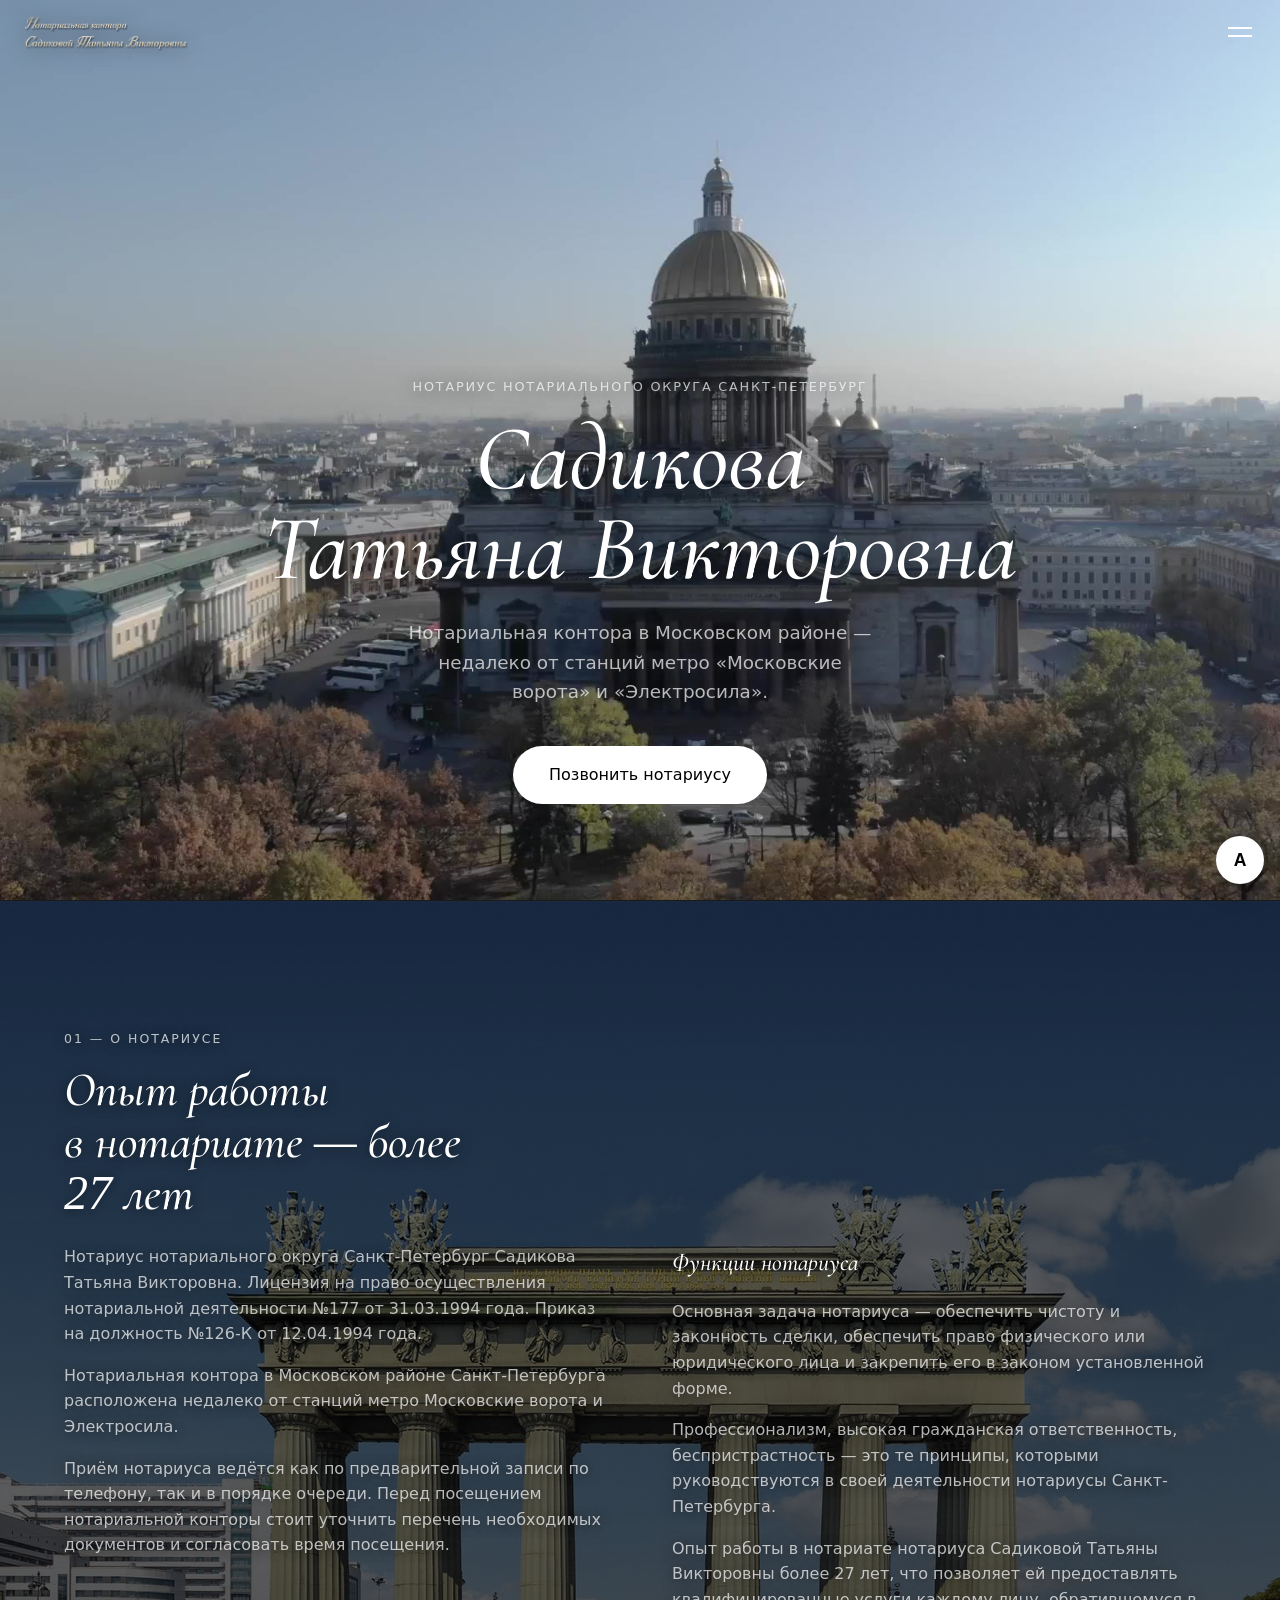
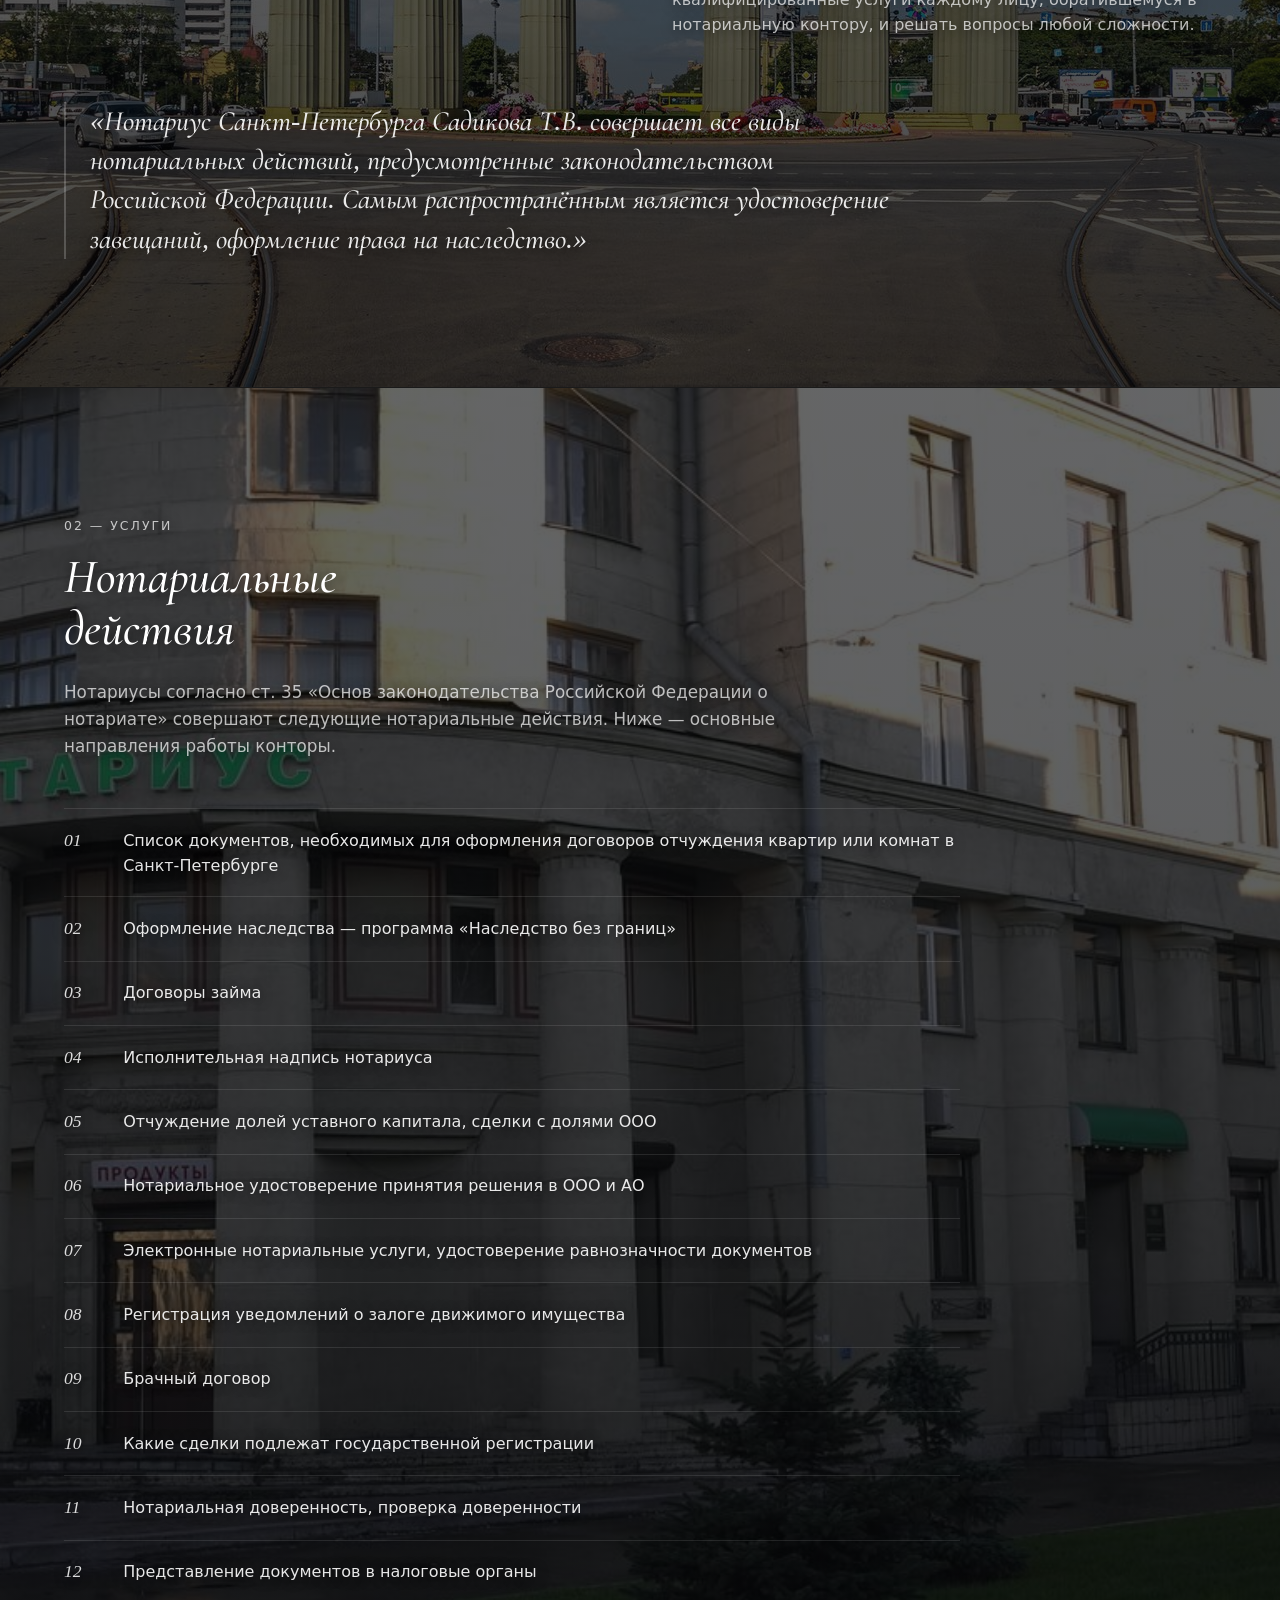
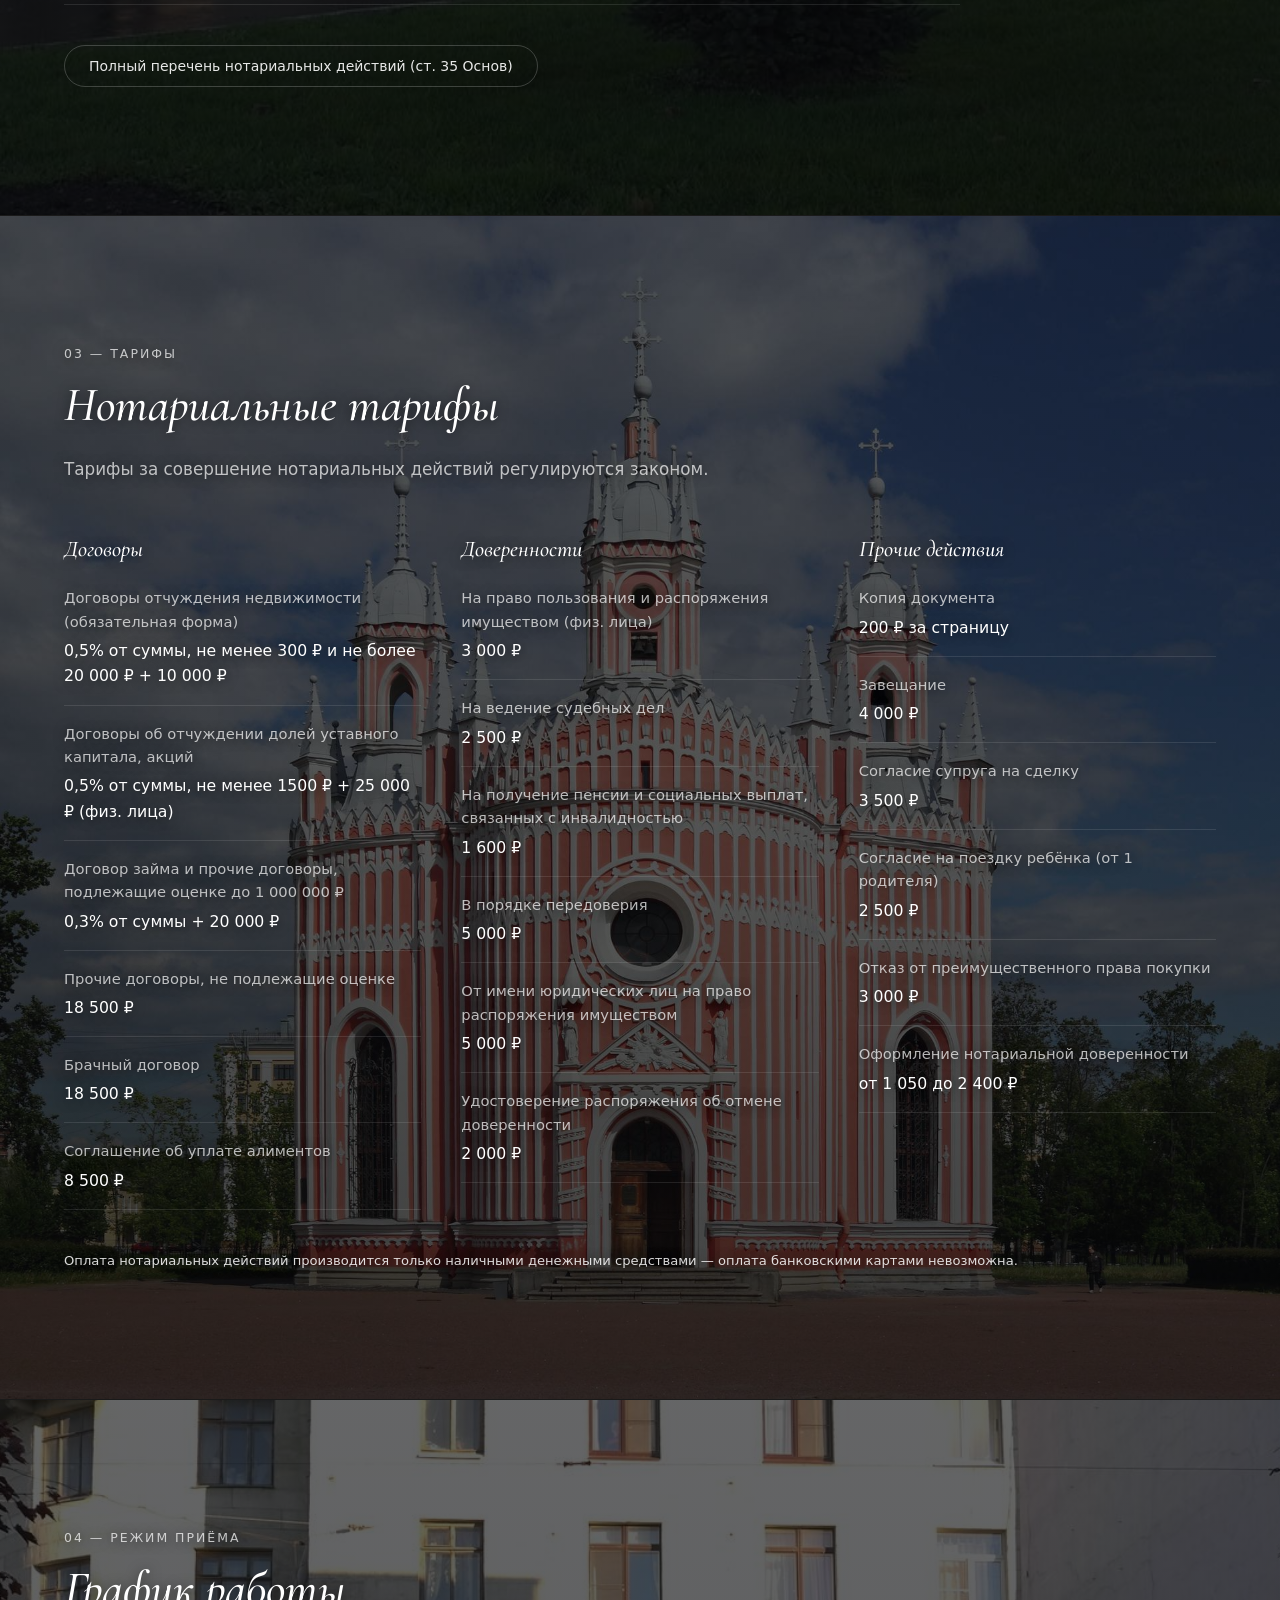
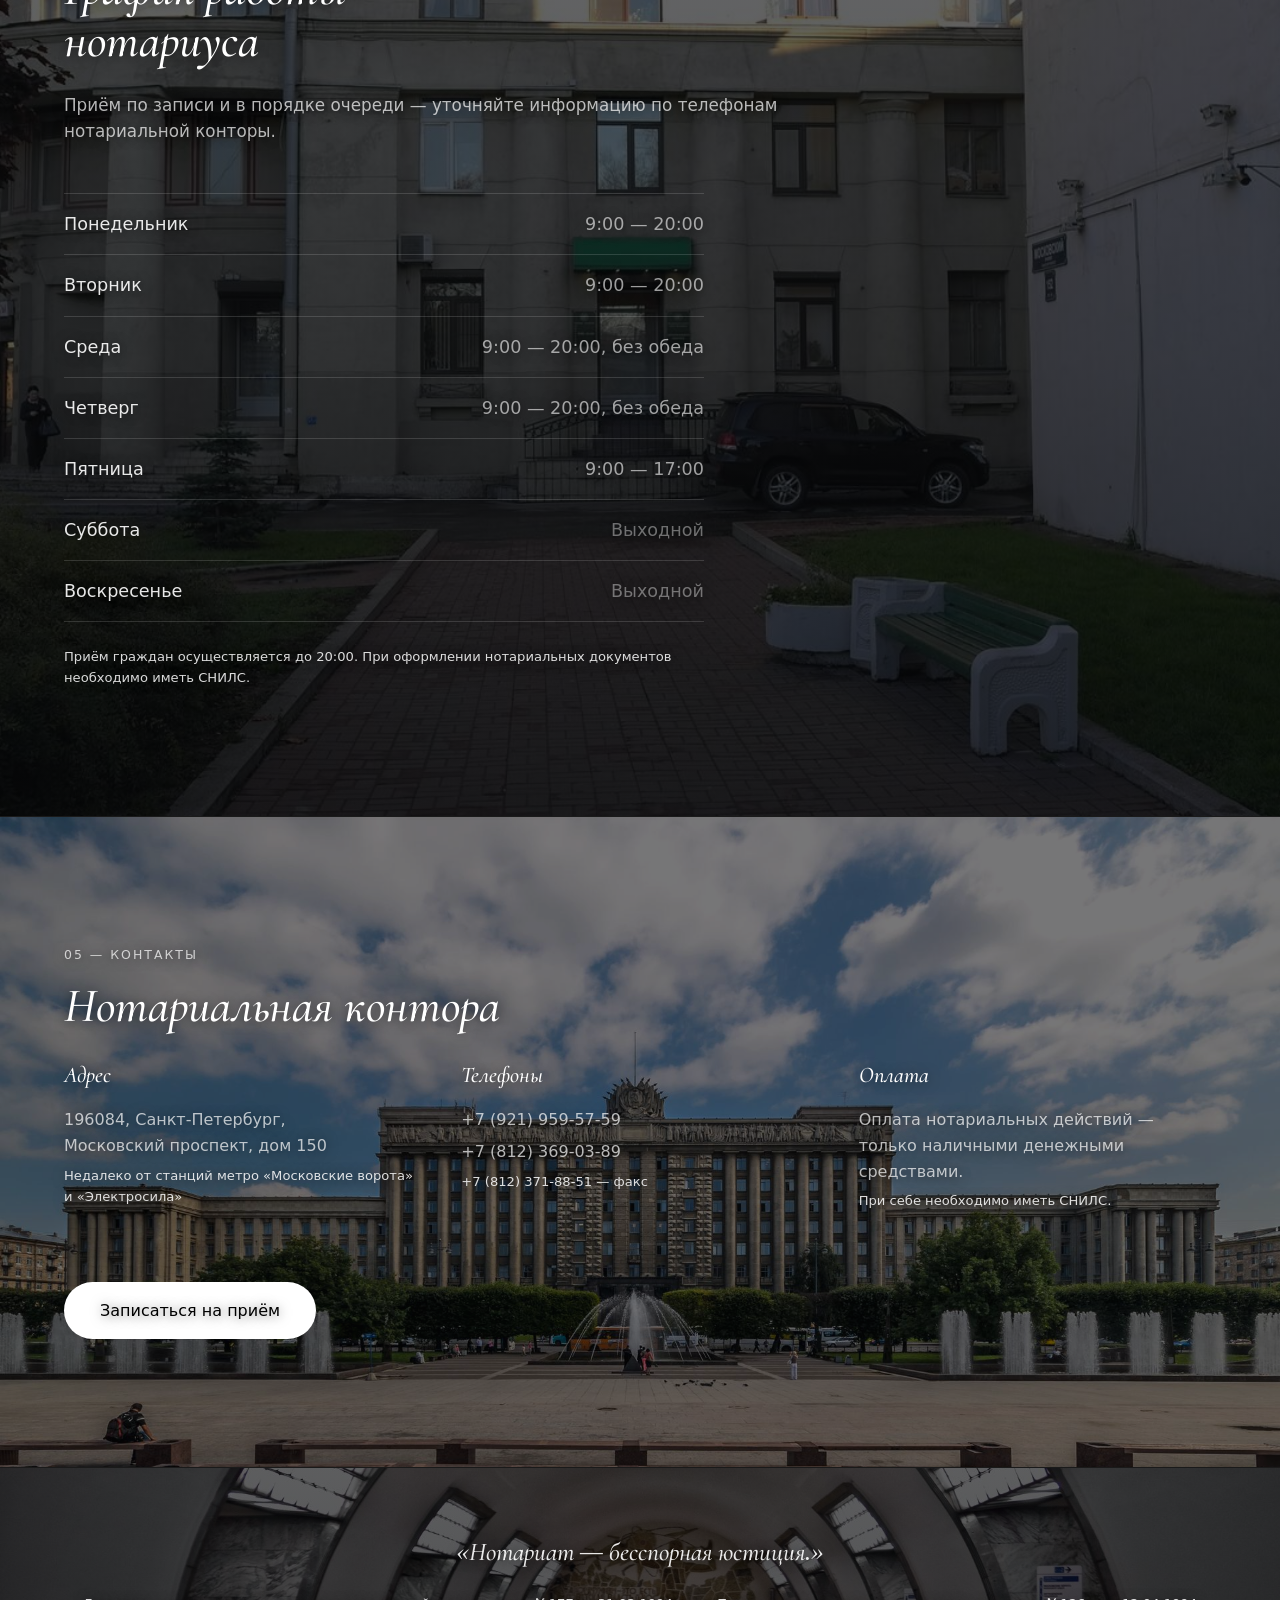
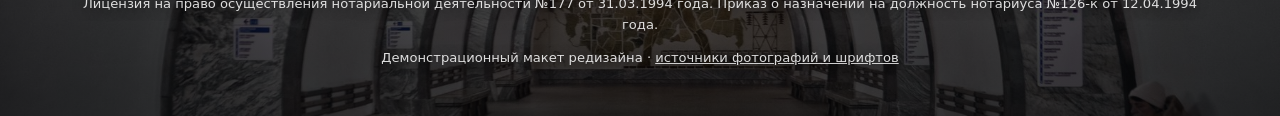
<file: index.html>
<!doctype html>
<html lang="ru">
<head>
<meta charset="UTF-8" />
<meta name="viewport" content="width=device-width, initial-scale=1.0" />
<title>Садикова Татьяна Викторовна — нотариус, Санкт-Петербург, Московский район</title>
<meta name="description" content="Нотариус нотариального округа Санкт-Петербург Садикова Татьяна Викторовна. Московский район, недалеко от станций метро Московские ворота и Электросила. Опыт работы в нотариате более 27 лет." />
<meta name="robots" content="noindex" />
<link rel="icon" type="image/png" sizes="16x16" href="favicon-16.png" />
<link rel="icon" type="image/png" sizes="32x32" href="favicon-32.png" />
<link rel="icon" type="image/png" sizes="48x48" href="favicon-48.png" />
<link rel="apple-touch-icon" href="favicon-180.png" />
<link rel="stylesheet" href="styles.css" />
</head>
<body>
<a class="skip-link" href="#main">Перейти к основному содержанию</a>

<nav class="nav" id="nav">
  <div class="nav-inner">
    <a class="logo" href="#hero" aria-label="Нотариус Садикова Т.В. — на главную">
      <img src="img/logo-sadikova.png" alt="Нотариальная контора" class="logo-img" width="353" height="81" />
    </a>

    <button class="nav-pill" id="navPill" type="button" aria-haspopup="true" aria-expanded="false">
      <span id="navPillLabel">Навигация</span>
    </button>

    <div class="nav-mark" aria-hidden="true">§</div>

    <button class="hamburger" id="hamburger" type="button" aria-label="Открыть меню" aria-expanded="false">
      <span></span>
      <span></span>
    </button>
  </div>
</nav>

<div class="overlay" id="overlay" role="dialog" aria-modal="true" aria-label="Навигация по сайту">
  <div class="overlay-links">
    <a href="#hero">Главная</a>
    <a href="#about">О нотариусе</a>
    <a href="#services">Услуги</a>
    <a href="#tariffs">Тарифы</a>
    <a href="#schedule">Режим приёма</a>
    <a href="#contacts">Контакты</a>
  </div>
</div>

<main id="main">

  <section class="hero" id="hero">
    <div class="hero-img-wrap">
      <video
        class="hero-video"
        id="heroVideo"
        poster="img/hero-poster.jpg"
        muted
        loop
        playsinline
        preload="auto"
        aria-hidden="true">
        <source src="img/hero-video-mobile.mp4" type="video/mp4" media="(max-width: 768px)" />
        <source src="img/hero-video.mp4" type="video/mp4" />
        <img src="img/hero-poster.jpg" alt="Панорама Санкт-Петербурга с высоты птичьего полёта" class="hero-img" />
      </video>
    </div>

    <div class="hero-content">
      <p class="hero-eyebrow">Нотариус нотариального округа Санкт-Петербург</p>
      <h1 class="font-serif">Садикова<br class="hero-br" /> Татьяна Викторовна</h1>
      <p class="hero-sub">Нотариальная контора в Московском районе — недалеко от станций метро «Московские ворота» и «Электросила».</p>
      <a class="cta" href="tel:+78123690389">Позвонить нотариусу</a>
    </div>
  </section>

  <section class="section about" id="about">
    <div class="section-bg" aria-hidden="true">
      <picture>
        <source media="(max-width: 768px)" srcset="img/section-vorota-900.jpg" />
        <img src="img/section-vorota.jpg" alt="" loading="eager" decoding="async" />
      </picture>
    </div>
    <div class="container">
      <p class="section-kicker">01 — О нотариусе</p>
      <h2 class="font-serif section-title">Опыт работы в&nbsp;нотариате — более 27&nbsp;лет</h2>

      <div class="about-grid">
        <div class="about-text reveal">
          <p>Нотариус нотариального округа Санкт-Петербург Садикова Татьяна Викторовна. Лицензия на право осуществления нотариальной деятельности №177 от 31.03.1994 года. Приказ на должность №126-К от 12.04.1994 года.</p>
          <p>Нотариальная контора в Московском районе Санкт-Петербурга расположена недалеко от станций метро Московские ворота и Электросила.</p>
          <p>Приём нотариуса ведётся как по предварительной записи по телефону, так и в порядке очереди. Перед посещением нотариальной конторы стоит уточнить перечень необходимых документов и согласовать время посещения.</p>
        </div>
        <div class="about-text reveal">
          <h3 class="font-serif">Функции нотариуса</h3>
          <p>Основная задача нотариуса — обеспечить чистоту и законность сделки, обеспечить право физического или юридического лица и закрепить его в законом установленной форме.</p>
          <p>Профессионализм, высокая гражданская ответственность, беспристрастность — это те принципы, которыми руководствуются в своей деятельности нотариусы Санкт-Петербурга.</p>
          <p>Опыт работы в нотариате нотариуса Садиковой Татьяны Викторовны более 27 лет, что позволяет ей предоставлять квалифицированные услуги каждому лицу, обратившемуся в нотариальную контору, и решать вопросы любой сложности.</p>
        </div>
      </div>

      <div class="about-quote reveal">
        <p class="font-serif">«Нотариус Санкт-Петербурга Садикова Т.В. совершает все виды нотариальных действий, предусмотренные законодательством Российской Федерации. Самым распространённым является удостоверение завещаний, оформление права на наследство.»</p>
      </div>
    </div>
  </section>

  <section class="section services" id="services">
    <div class="section-bg" aria-hidden="true">
      <picture>
        <source media="(max-width: 768px)" srcset="img/section-office-sign-900.jpg" />
        <img src="img/section-office-sign.jpg" alt="" loading="lazy" decoding="async" />
      </picture>
    </div>
    <div class="container">
      <p class="section-kicker">02 — Услуги</p>
      <h2 class="font-serif section-title">Нотариальные действия</h2>
      <p class="section-lead">Нотариусы согласно ст. 35 «Основ законодательства Российской Федерации о нотариате» совершают следующие нотариальные действия. Ниже — основные направления работы конторы.</p>

      <ol class="service-list">
        <li class="reveal"><span class="service-num font-serif">01</span><span>Список документов, необходимых для оформления договоров отчуждения квартир или комнат в Санкт-Петербурге</span></li>
        <li class="reveal"><span class="service-num font-serif">02</span><span>Оформление наследства — программа «Наследство без границ»</span></li>
        <li class="reveal"><span class="service-num font-serif">03</span><span>Договоры займа</span></li>
        <li class="reveal"><span class="service-num font-serif">04</span><span>Исполнительная надпись нотариуса</span></li>
        <li class="reveal"><span class="service-num font-serif">05</span><span>Отчуждение долей уставного капитала, сделки с долями ООО</span></li>
        <li class="reveal"><span class="service-num font-serif">06</span><span>Нотариальное удостоверение принятия решения в ООО и АО</span></li>
        <li class="reveal"><span class="service-num font-serif">07</span><span>Электронные нотариальные услуги, удостоверение равнозначности документов</span></li>
        <li class="reveal"><span class="service-num font-serif">08</span><span>Регистрация уведомлений о залоге движимого имущества</span></li>
        <li class="reveal"><span class="service-num font-serif">09</span><span>Брачный договор</span></li>
        <li class="reveal"><span class="service-num font-serif">10</span><span>Какие сделки подлежат государственной регистрации</span></li>
        <li class="reveal"><span class="service-num font-serif">11</span><span>Нотариальная доверенность, проверка доверенности</span></li>
        <li class="reveal"><span class="service-num font-serif">12</span><span>Представление документов в налоговые органы</span></li>
      </ol>

      <button class="text-toggle" id="fullListToggle" type="button" aria-expanded="false" aria-controls="fullList">Полный перечень нотариальных действий (ст. 35 Основ)</button>
      <div class="full-list" id="fullList" hidden>
        <ol class="full-list-ol">
          <li>удостоверяют сделки</li>
          <li>выдают свидетельства о праве собственности на долю в общем имуществе супругов</li>
          <li>налагают и снимают запрещения отчуждения имущества</li>
          <li>свидетельствуют верность копий документов и выписок из них</li>
          <li>свидетельствуют подлинность подписи на документах</li>
          <li>свидетельствуют верность перевода документов с одного языка на другой</li>
          <li>удостоверяют факт нахождения гражданина в живых</li>
          <li>удостоверяют факт нахождения гражданина в определённом месте</li>
          <li>удостоверяют тождественность гражданина с лицом, изображённым на фотографии</li>
          <li>удостоверяют время предъявления документов</li>
          <li>передают заявления и (или) иные документы физических и юридических лиц другим физическим и юридическим лицам</li>
          <li>принимают в депозит денежные суммы и ценные бумаги</li>
          <li>совершают исполнительные надписи</li>
          <li>совершают протесты векселей</li>
          <li>предъявляют чеки к платежу и удостоверяют неоплату чеков</li>
          <li>принимают на хранение документы</li>
          <li>совершают морские протесты</li>
          <li>обеспечивают доказательства</li>
          <li>удостоверяют сведения о лицах в случаях, предусмотренных законодательством Российской Федерации</li>
          <li>регистрируют уведомления о залоге движимого имущества</li>
          <li>выдают выписки из реестра уведомлений о залоге движимого имущества</li>
          <li>выдают дубликаты нотариальных свидетельств, исполнительных надписей и дубликаты документов, выражающих содержание нотариально удостоверенных сделок</li>
          <li>удостоверяют равнозначность электронного документа документу на бумажном носителе</li>
          <li>удостоверяют равнозначность документа на бумажном носителе электронному документу</li>
          <li>удостоверяют тождественность собственноручной подписи инвалида по зрению с факсимильным воспроизведением его собственноручной подписи</li>
          <li>выдают свидетельства о праве на наследство</li>
          <li>принимают меры по охране наследственного имущества</li>
          <li>удостоверяют решения органов управления юридических лиц</li>
          <li>представляют документы на государственную регистрацию юридических лиц и индивидуальных предпринимателей</li>
          <li>вносят сведения в реестр списков участников обществ с ограниченной ответственностью единой информационной системы нотариата</li>
          <li value="32">выдают выписки из реестра списков участников обществ с ограниченной ответственностью единой информационной системы нотариата</li>
        </ol>
        <p class="fine-print">Нумерация приведена по официальному перечню сайта: пункт 31 в исходном перечне отсутствует.</p>
      </div>
    </div>
  </section>

  <section class="section tariffs" id="tariffs">
    <div class="section-bg" aria-hidden="true">
      <picture>
        <source media="(max-width: 768px)" srcset="img/section-chesme-900.jpg" />
        <img src="img/section-chesme.jpg" alt="" loading="lazy" decoding="async" />
      </picture>
    </div>
    <div class="container">
      <p class="section-kicker">03 — Тарифы</p>
      <h2 class="font-serif section-title">Нотариальные тарифы</h2>
      <p class="section-lead">Тарифы за совершение нотариальных действий регулируются законом.</p>

      <div class="tariff-columns">
        <div class="tariff-col reveal">
          <h3 class="font-serif">Договоры</h3>
          <ul class="tariff-list">
            <li><span>Договоры отчуждения недвижимости (обязательная форма)</span><span class="price">0,5% от суммы, не менее 300 ₽ и не более 20 000 ₽ + 10 000 ₽</span></li>
            <li><span>Договоры об отчуждении долей уставного капитала, акций</span><span class="price">0,5% от суммы, не менее 1500 ₽ + 25 000 ₽ (физ. лица)</span></li>
            <li><span>Договор займа и прочие договоры, подлежащие оценке до 1 000 000 ₽</span><span class="price">0,3% от суммы + 20 000 ₽</span></li>
            <li><span>Прочие договоры, не подлежащие оценке</span><span class="price">18 500 ₽</span></li>
            <li><span>Брачный договор</span><span class="price">18 500 ₽</span></li>
            <li><span>Соглашение об уплате алиментов</span><span class="price">8 500 ₽</span></li>
          </ul>
        </div>
        <div class="tariff-col reveal">
          <h3 class="font-serif">Доверенности</h3>
          <ul class="tariff-list">
            <li><span>На право пользования и распоряжения имуществом (физ. лица)</span><span class="price">3 000 ₽</span></li>
            <li><span>На ведение судебных дел</span><span class="price">2 500 ₽</span></li>
            <li><span>На получение пенсии и социальных выплат, связанных с инвалидностью</span><span class="price">1 600 ₽</span></li>
            <li><span>В порядке передоверия</span><span class="price">5 000 ₽</span></li>
            <li><span>От имени юридических лиц на право распоряжения имуществом</span><span class="price">5 000 ₽</span></li>
            <li><span>Удостоверение распоряжения об отмене доверенности</span><span class="price">2 000 ₽</span></li>
          </ul>
        </div>
        <div class="tariff-col reveal">
          <h3 class="font-serif">Прочие действия</h3>
          <ul class="tariff-list">
            <li><span>Копия документа</span><span class="price">200 ₽ за страницу</span></li>
            <li><span>Завещание</span><span class="price">4 000 ₽</span></li>
            <li><span>Согласие супруга на сделку</span><span class="price">3 500 ₽</span></li>
            <li><span>Согласие на поездку ребёнка (от 1 родителя)</span><span class="price">2 500 ₽</span></li>
            <li><span>Отказ от преимущественного права покупки</span><span class="price">3 000 ₽</span></li>
            <li><span>Оформление нотариальной доверенности</span><span class="price">от 1 050 до 2 400 ₽</span></li>
          </ul>
        </div>
      </div>
      <p class="fine-print">Оплата нотариальных действий производится только наличными денежными средствами — оплата банковскими картами невозможна.</p>
    </div>
  </section>

  <section class="section schedule" id="schedule">
    <div class="section-bg" aria-hidden="true">
      <picture>
        <source media="(max-width: 768px)" srcset="img/section-office-yard-900.jpg" />
        <img src="img/section-office-yard.jpg" alt="" loading="lazy" decoding="async" />
      </picture>
    </div>
    <div class="container">
      <p class="section-kicker">04 — Режим приёма</p>
      <h2 class="font-serif section-title">График работы нотариуса</h2>
      <p class="section-lead">Приём по записи и в порядке очереди — уточняйте информацию по телефонам нотариальной конторы.</p>

      <div class="schedule-table reveal">
        <div class="schedule-row"><span>Понедельник</span><span>9:00 — 20:00</span></div>
        <div class="schedule-row"><span>Вторник</span><span>9:00 — 20:00</span></div>
        <div class="schedule-row"><span>Среда</span><span>9:00 — 20:00, без обеда</span></div>
        <div class="schedule-row"><span>Четверг</span><span>9:00 — 20:00, без обеда</span></div>
        <div class="schedule-row"><span>Пятница</span><span>9:00 — 17:00</span></div>
        <div class="schedule-row is-off"><span>Суббота</span><span>Выходной</span></div>
        <div class="schedule-row is-off"><span>Воскресенье</span><span>Выходной</span></div>
      </div>
      <p class="fine-print">Приём граждан осуществляется до 20:00. При оформлении нотариальных документов необходимо иметь СНИЛС.</p>
    </div>
  </section>

  <section class="section contacts" id="contacts">
    <div class="section-bg" aria-hidden="true">
      <picture>
        <source media="(max-width: 768px)" srcset="img/section-domsovetov-900.jpg" />
        <img src="img/section-domsovetov.jpg" alt="" loading="lazy" decoding="async" />
      </picture>
    </div>
    <div class="container">
      <p class="section-kicker">05 — Контакты</p>
      <h2 class="font-serif section-title">Нотариальная контора</h2>

      <div class="contacts-grid">
        <div class="contact-block reveal">
          <h3 class="font-serif">Адрес</h3>
          <p>196084, Санкт-Петербург,<br />Московский проспект, дом 150</p>
          <p class="fine-print">Недалеко от станций метро «Московские ворота» и «Электросила»</p>
        </div>
        <div class="contact-block reveal">
          <h3 class="font-serif">Телефоны</h3>
          <p><a href="tel:+79219595759">+7 (921) 959-57-59</a></p>
          <p><a href="tel:+78123690389">+7 (812) 369-03-89</a></p>
          <p class="fine-print">+7 (812) 371-88-51 — факс</p>
        </div>
        <div class="contact-block reveal">
          <h3 class="font-serif">Оплата</h3>
          <p>Оплата нотариальных действий — только наличными денежными средствами.</p>
          <p class="fine-print">При себе необходимо иметь СНИЛС.</p>
        </div>
      </div>

      <a class="cta cta-light" href="tel:+79219595759">Записаться на приём</a>
    </div>
  </section>

</main>

<footer class="footer">
  <div class="section-bg" aria-hidden="true">
    <picture>
      <source media="(max-width: 768px)" srcset="img/section-elektrosila-900.jpg" />
      <img src="img/section-elektrosila.jpg" alt="" loading="lazy" decoding="async" />
    </picture>
  </div>
  <div class="container footer-inner">
    <p class="font-serif footer-slogan">«Нотариат — бесспорная юстиция.»</p>
    <p class="fine-print">Лицензия на право осуществления нотариальной деятельности №177 от 31.03.1994 года. Приказ о назначении на должность нотариуса №126-к от 12.04.1994 года.</p>
    <p class="fine-print footer-credits">Демонстрационный макет редизайна · <a href="credits.html">источники фотографий и шрифтов</a></p>
  </div>
</footer>

<div class="a11y-widget" id="a11yWidget">
  <button type="button" id="a11yToggle" class="a11y-toggle" aria-expanded="false" aria-controls="a11yPanel" aria-label="Настройки доступности">A</button>
  <div class="a11y-panel" id="a11yPanel" hidden>
    <p class="a11y-title">Доступность</p>
    <div class="a11y-row">
      <button type="button" id="fontDec" aria-label="Уменьшить размер текста">А−</button>
      <button type="button" id="fontReset" aria-label="Сбросить размер текста">А</button>
      <button type="button" id="fontInc" aria-label="Увеличить размер текста">А+</button>
    </div>
    <button type="button" id="visionToggle" class="a11y-vision" aria-pressed="false">Версия для слабовидящих</button>
  </div>
</div>

<script src="script.js"></script>
</body>
</html>
</file>
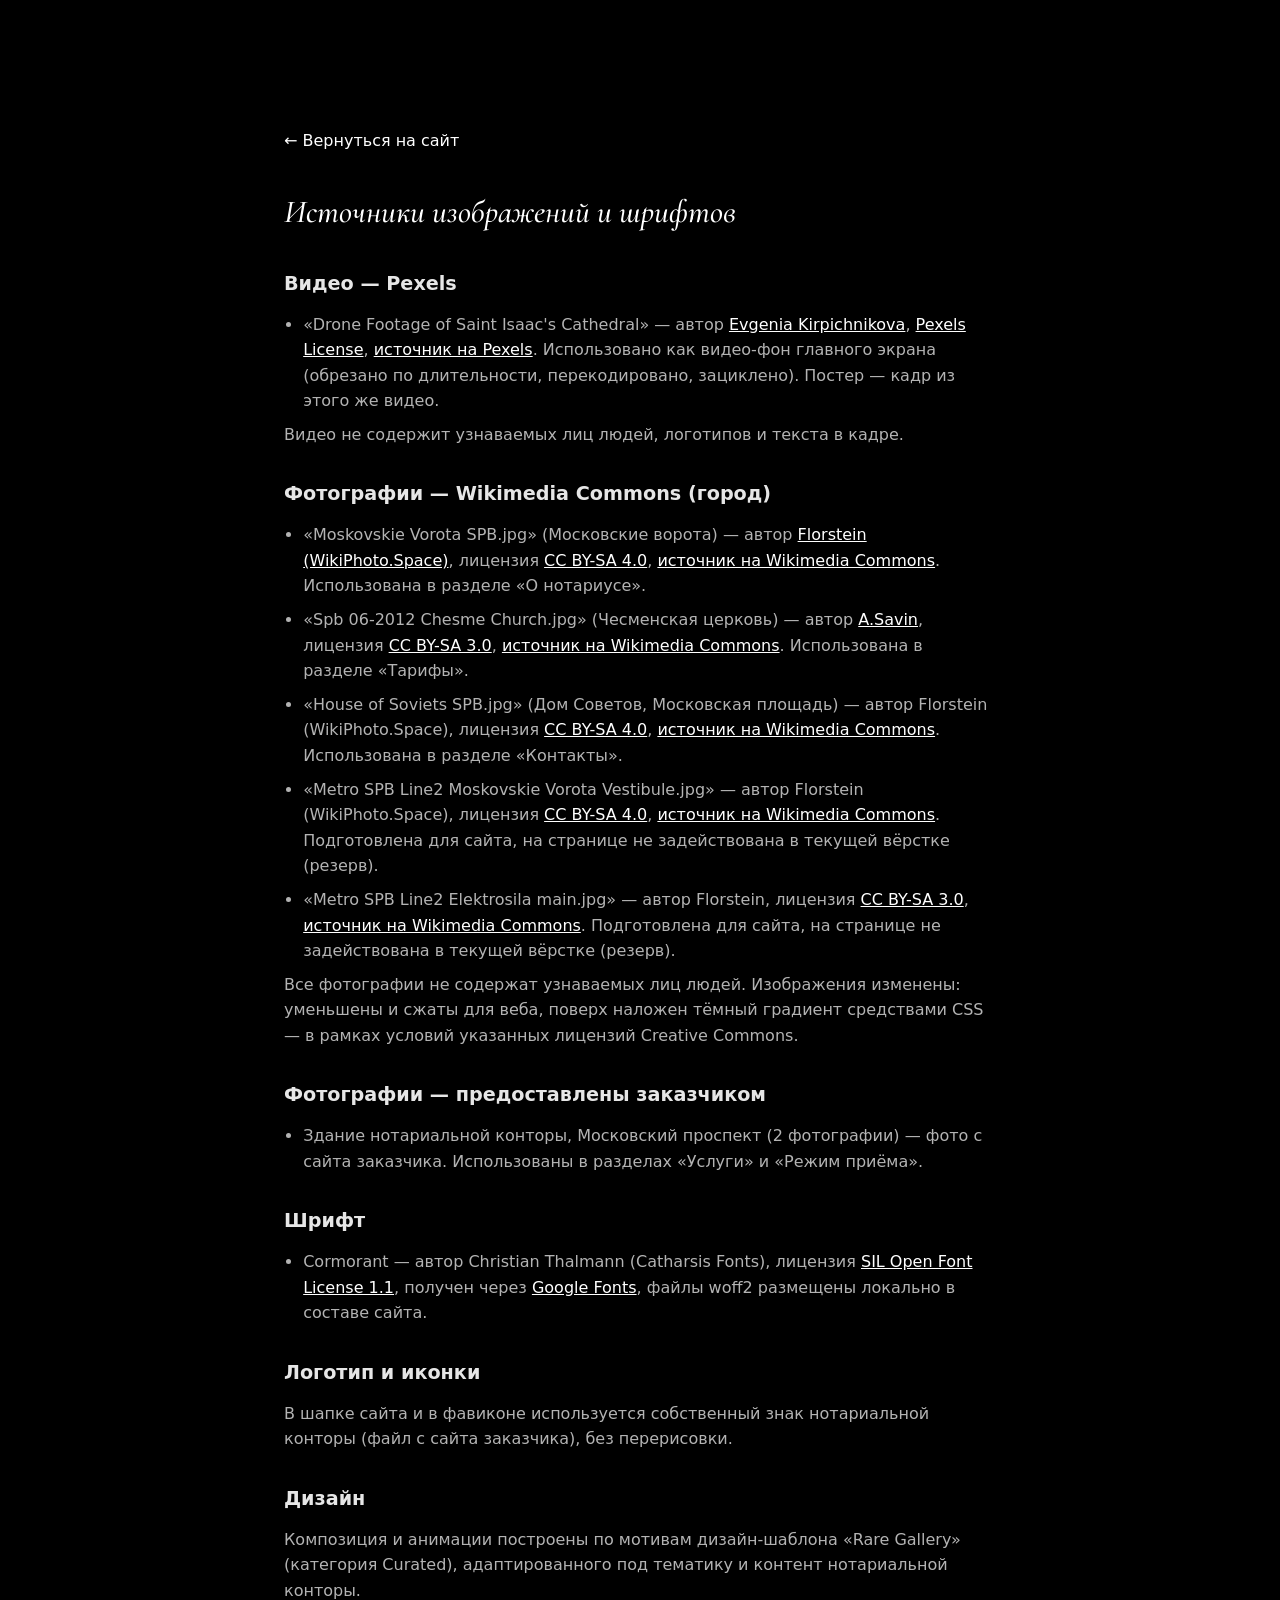
<file: credits.html>
<!doctype html>
<html lang="ru">
<head>
<meta charset="UTF-8" />
<meta name="viewport" content="width=device-width, initial-scale=1.0" />
<title>Источники изображений и шрифтов — Садикова Т.В., нотариус</title>
<meta name="robots" content="noindex" />
<link rel="icon" type="image/png" sizes="32x32" href="favicon-32.png" />
<link rel="stylesheet" href="styles.css" />
<style>
  .credits-page { padding: 8rem 1.5rem 6rem; max-width: 760px; margin: 0 auto; }
  .credits-page h1 { font-size: 2rem; margin-bottom: 2rem; }
  .credits-page h2 { font-size: 1.2rem; margin: 2rem 0 0.75rem; color: var(--fg-90); }
  .credits-page p, .credits-page li { color: var(--fg-70); margin-bottom: 0.5rem; }
  .credits-page ul { padding-left: 1.2rem; }
  .credits-page a { color: #fff; }
  .back-link { display: inline-block; margin-bottom: 2rem; color: var(--fg-60); text-decoration: none; }
  .back-link:hover { text-decoration: underline; }
</style>
</head>
<body>
<main class="credits-page">
  <a class="back-link" href="index.html">← Вернуться на сайт</a>
  <h1 class="font-serif">Источники изображений и шрифтов</h1>

  <h2>Видео — Pexels</h2>
  <ul>
    <li>
      «Drone Footage of Saint Isaac's Cathedral» — автор
      <a href="https://www.pexels.com/@evgenia-kirpichnikova-1007758/" target="_blank" rel="noopener">Evgenia Kirpichnikova</a>,
      <a href="https://www.pexels.com/license/" target="_blank" rel="noopener">Pexels License</a>,
      <a href="https://www.pexels.com/video/drone-footage-of-saint-isaac-s-cathedral-5860787/" target="_blank" rel="noopener">источник на Pexels</a>.
      Использовано как видео-фон главного экрана (обрезано по длительности, перекодировано, зациклено). Постер — кадр из этого же видео.
    </li>
  </ul>
  <p>Видео не содержит узнаваемых лиц людей, логотипов и текста в кадре.</p>

  <h2>Фотографии — Wikimedia Commons (город)</h2>
  <ul>
    <li>
      «Moskovskie Vorota SPB.jpg» (Московские ворота) — автор
      <a href="https://commons.wikimedia.org/wiki/User:Florstein" target="_blank" rel="noopener">Florstein (WikiPhoto.Space)</a>,
      лицензия <a href="https://creativecommons.org/licenses/by-sa/4.0/" target="_blank" rel="noopener">CC BY-SA 4.0</a>,
      <a href="https://commons.wikimedia.org/wiki/File:Moskovskie_Vorota_SPB.jpg" target="_blank" rel="noopener">источник на Wikimedia Commons</a>.
      Использована в разделе «О нотариусе».
    </li>
    <li>
      «Spb 06-2012 Chesme Church.jpg» (Чесменская церковь) — автор
      <a href="https://commons.wikimedia.org/wiki/User:A.Savin" target="_blank" rel="noopener">A.Savin</a>,
      лицензия <a href="https://creativecommons.org/licenses/by-sa/3.0/" target="_blank" rel="noopener">CC BY-SA 3.0</a>,
      <a href="https://commons.wikimedia.org/wiki/File:Spb_06-2012_Chesme_Church.jpg" target="_blank" rel="noopener">источник на Wikimedia Commons</a>.
      Использована в разделе «Тарифы».
    </li>
    <li>
      «House of Soviets SPB.jpg» (Дом Советов, Московская площадь) — автор Florstein (WikiPhoto.Space),
      лицензия <a href="https://creativecommons.org/licenses/by-sa/4.0/" target="_blank" rel="noopener">CC BY-SA 4.0</a>,
      <a href="https://commons.wikimedia.org/wiki/File:House_of_Soviets_SPB.jpg" target="_blank" rel="noopener">источник на Wikimedia Commons</a>.
      Использована в разделе «Контакты».
    </li>
    <li>
      «Metro SPB Line2 Moskovskie Vorota Vestibule.jpg» — автор Florstein (WikiPhoto.Space),
      лицензия <a href="https://creativecommons.org/licenses/by-sa/4.0/" target="_blank" rel="noopener">CC BY-SA 4.0</a>,
      <a href="https://commons.wikimedia.org/wiki/File:Metro_SPB_Line2_Moskovskie_Vorota_Vestibule.jpg" target="_blank" rel="noopener">источник на Wikimedia Commons</a>.
      Подготовлена для сайта, на странице не задействована в текущей вёрстке (резерв).
    </li>
    <li>
      «Metro SPB Line2 Elektrosila main.jpg» — автор Florstein,
      лицензия <a href="https://creativecommons.org/licenses/by-sa/3.0/" target="_blank" rel="noopener">CC BY-SA 3.0</a>,
      <a href="https://commons.wikimedia.org/wiki/File:Metro_SPB_Line2_Elektrosila_main.jpg" target="_blank" rel="noopener">источник на Wikimedia Commons</a>.
      Подготовлена для сайта, на странице не задействована в текущей вёрстке (резерв).
    </li>
  </ul>
  <p>Все фотографии не содержат узнаваемых лиц людей. Изображения изменены: уменьшены и сжаты для веба, поверх наложен тёмный градиент средствами CSS — в рамках условий указанных лицензий Creative Commons.</p>

  <h2>Фотографии — предоставлены заказчиком</h2>
  <ul>
    <li>
      Здание нотариальной конторы, Московский проспект (2 фотографии) — фото с сайта заказчика.
      Использованы в разделах «Услуги» и «Режим приёма».
    </li>
  </ul>

  <h2>Шрифт</h2>
  <ul>
    <li>
      Cormorant — автор Christian Thalmann (Catharsis Fonts),
      лицензия <a href="https://scripts.sil.org/OFL" target="_blank" rel="noopener">SIL Open Font License 1.1</a>,
      получен через <a href="https://fonts.google.com/specimen/Cormorant" target="_blank" rel="noopener">Google Fonts</a>,
      файлы woff2 размещены локально в составе сайта.
    </li>
  </ul>

  <h2>Логотип и иконки</h2>
  <p>В шапке сайта и в фавиконе используется собственный знак нотариальной конторы (файл с сайта заказчика), без перерисовки.</p>

  <h2>Дизайн</h2>
  <p>Композиция и анимации построены по мотивам дизайн-шаблона «Rare Gallery» (категория Curated), адаптированного под тематику и контент нотариальной конторы.</p>
</main>
</body>
</html>
</file>
<file: styles.css>
/* ===== Reset & base ===== */
*, *::before, *::after { margin: 0; padding: 0; box-sizing: border-box; }
html, body { overflow-x: hidden; }
html { scroll-behavior: smooth; }

@font-face {
  font-family: 'Cormorant';
  font-style: normal; font-weight: 400;
  src: url('fonts/cormorant-400-normal-cyr.woff2') format('woff2'),
       url('fonts/cormorant-400-normal-lat.woff2') format('woff2');
  font-display: swap;
}
@font-face {
  font-family: 'Cormorant';
  font-style: normal; font-weight: 500;
  src: url('fonts/cormorant-500-normal-cyr.woff2') format('woff2'),
       url('fonts/cormorant-500-normal-lat.woff2') format('woff2');
  font-display: swap;
}
@font-face {
  font-family: 'Cormorant';
  font-style: normal; font-weight: 600;
  src: url('fonts/cormorant-600-normal-cyr.woff2') format('woff2'),
       url('fonts/cormorant-600-normal-lat.woff2') format('woff2');
  font-display: swap;
}
@font-face {
  font-family: 'Cormorant';
  font-style: normal; font-weight: 700;
  src: url('fonts/cormorant-700-normal-cyr.woff2') format('woff2'),
       url('fonts/cormorant-700-normal-lat.woff2') format('woff2');
  font-display: swap;
}
@font-face {
  font-family: 'Cormorant';
  font-style: italic; font-weight: 400;
  src: url('fonts/cormorant-400-italic-cyr.woff2') format('woff2'),
       url('fonts/cormorant-400-italic-lat.woff2') format('woff2');
  font-display: swap;
}
@font-face {
  font-family: 'Cormorant';
  font-style: italic; font-weight: 500;
  src: url('fonts/cormorant-500-italic-cyr.woff2') format('woff2'),
       url('fonts/cormorant-500-italic-lat.woff2') format('woff2');
  font-display: swap;
}

:root {
  --bg: #000;
  --fg: #fff;
  --fg-90: rgba(255,255,255,.9);
  --fg-70: rgba(255,255,255,.7);
  --fg-60: rgba(255,255,255,.6);
  --fg-50: rgba(255,255,255,.5);
  --fg-40: rgba(255,255,255,.4);
  --border-20: rgba(255,255,255,.2);
  --border-14: rgba(255,255,255,.14);
  --border-10: rgba(255,255,255,.1);

  --ease-entrance: cubic-bezier(0.16, 1, 0.3, 1);
  --ease-overlay: cubic-bezier(0.76, 0, 0.24, 1);

  --font-sans: ui-sans-serif, system-ui, -apple-system, BlinkMacSystemFont, "Segoe UI", Roboto, "Helvetica Neue", Arial, sans-serif;
  --font-serif: 'Cormorant', Georgia, serif;

  --container-w: 1200px;
  --text-scale: 1;
}

body {
  background: var(--bg);
  color: var(--fg);
  font-family: var(--font-sans);
  font-size: calc(16px * var(--text-scale));
  line-height: 1.6;
  -webkit-font-smoothing: antialiased;
}

body.menu-open { overflow: hidden; }

.font-serif { font-family: var(--font-serif); font-style: italic; font-weight: 500; }

img { display: block; max-width: 100%; }

a { color: inherit; }

.container {
  max-width: var(--container-w);
  margin: 0 auto;
  padding: 0 1.5rem;
}

.skip-link {
  position: absolute;
  left: -999px;
  top: 0;
  background: #fff;
  color: #000;
  padding: 0.75rem 1.25rem;
  z-index: 200;
  border-radius: 0 0 8px 0;
}
.skip-link:focus {
  left: 0;
}

:focus-visible {
  outline: 2px solid #fff;
  outline-offset: 3px;
}

/* ===== Navbar ===== */
.nav {
  position: fixed;
  top: 0; left: 0;
  width: 100%;
  z-index: 50;
  background: transparent;
  transition: background-color 500ms, backdrop-filter 500ms;
}
.nav.scrolled {
  background: rgba(0,0,0,0.78);
  backdrop-filter: blur(12px);
  -webkit-backdrop-filter: blur(12px);
  border-bottom: 1px solid var(--border-10);
}
.nav-inner {
  max-width: 1440px;
  margin: 0 auto;
  padding: 0 1.5rem;
  display: flex;
  align-items: center;
  justify-content: space-between;
  height: 4rem;
}
.logo {
  display: flex;
  align-items: center;
  text-decoration: none;
  z-index: 50;
  opacity: 0;
  transform: translateY(-1rem);
  transition: opacity 700ms var(--ease-entrance), transform 700ms var(--ease-entrance);
}
.nav-mounted .logo { opacity: 1; transform: translateY(0); }
.logo-img {
  height: 2.1rem;
  width: auto;
  filter: drop-shadow(0 1px 10px rgba(0,0,0,.6));
}
@media (min-width: 768px) {
  .logo-img { height: 2.4rem; }
}

.nav-pill {
  display: none;
  align-items: center;
  gap: 0.5rem;
  padding: 0.5rem 1.25rem;
  border-radius: 9999px;
  border: 1px solid var(--border-20);
  background: transparent;
  color: var(--fg-90);
  font-size: 0.875rem;
  font-family: inherit;
  cursor: pointer;
  opacity: 0;
  transform: translateY(-1rem);
  transition: opacity 700ms var(--ease-entrance), transform 700ms var(--ease-entrance), background-color 300ms ease;
}
.nav-mounted .nav-pill { opacity: 1; transform: translateY(0); transition-delay: 150ms; }
@media (hover: hover) and (pointer: fine) {
  .nav-pill:hover { background: rgba(255,255,255,.08); }
}

.nav-mark {
  display: none;
  align-items: center;
  justify-content: center;
  width: 1.75rem;
  height: 1.75rem;
  font-family: var(--font-serif);
  font-style: italic;
  font-size: 1.5rem;
  color: var(--fg-90);
  z-index: 50;
  opacity: 0;
  transform: translateY(-1rem);
  transition: opacity 700ms var(--ease-entrance), transform 700ms var(--ease-entrance);
}
.nav-mounted .nav-mark { opacity: 1; transform: translateY(0); transition-delay: 300ms; }

.hamburger {
  display: flex;
  flex-direction: column;
  align-items: center;
  justify-content: center;
  gap: 0.375rem;
  width: 2rem; height: 2rem;
  z-index: 50;
  position: relative;
  background: none; border: none; cursor: pointer;
  opacity: 0;
  transform: translateY(-1rem);
  transition: opacity 700ms var(--ease-entrance), transform 700ms var(--ease-entrance);
}
.nav-mounted .hamburger { opacity: 1; transform: translateY(0); transition-delay: 150ms; }
.hamburger span {
  display: block; width: 1.5rem; height: 2px; background: #fff;
  transition: transform 500ms var(--ease-overlay);
}
.hamburger.open span:first-child { transform: rotate(45deg) translateY(4px); }
.hamburger.open span:last-child { transform: rotate(-45deg) translateY(-4px); }

/* ===== Overlay menu ===== */
.overlay {
  position: fixed;
  inset: 0;
  z-index: 40;
  background: #000;
  display: flex;
  align-items: center;
  justify-content: center;
  opacity: 0;
  visibility: hidden;
  transition: opacity 700ms var(--ease-overlay), visibility 700ms var(--ease-overlay);
}
.overlay.open { opacity: 1; visibility: visible; }
.overlay-links { display: flex; flex-direction: column; align-items: center; gap: 1.5rem; }
.overlay-links a {
  color: #fff;
  font-family: var(--font-serif);
  font-style: italic;
  font-weight: 500;
  font-size: 2.25rem;
  text-decoration: none;
  opacity: 0;
  transform: translateY(1.5rem);
  transition: opacity 600ms var(--ease-overlay), transform 600ms var(--ease-overlay), opacity 600ms;
}
@media (hover: hover) and (pointer: fine) {
  .overlay-links a:hover { opacity: 0.6; }
}
.overlay.open .overlay-links a { opacity: 1; transform: translateY(0); }
.overlay.open .overlay-links a:nth-child(1) { transition-delay: 120ms; }
.overlay.open .overlay-links a:nth-child(2) { transition-delay: 190ms; }
.overlay.open .overlay-links a:nth-child(3) { transition-delay: 260ms; }
.overlay.open .overlay-links a:nth-child(4) { transition-delay: 330ms; }
.overlay.open .overlay-links a:nth-child(5) { transition-delay: 400ms; }
.overlay.open .overlay-links a:nth-child(6) { transition-delay: 470ms; }

/* ===== Hero ===== */
.hero {
  position: relative;
  width: 100%;
  min-height: 100dvh;
  overflow: hidden;
  display: flex;
  align-items: flex-end;
  justify-content: center;
}
.hero-img-wrap {
  position: absolute;
  inset: 0;
  transform: scale(1.06);
  opacity: 0;
  transition: transform 1400ms var(--ease-entrance), opacity 1400ms var(--ease-entrance);
}
.hero-mounted .hero-img-wrap { transform: scale(1); opacity: 1; }
.hero-img,
.hero-video { width: 100%; height: 100%; object-fit: cover; object-position: center 65%; background: #000; }

.hero-content {
  position: relative;
  z-index: 10;
  text-align: center;
  padding: 0 1.5rem 4rem;
  max-width: 52rem;
  margin: 0 auto;
}
.hero-eyebrow {
  color: var(--fg-70);
  font-size: 0.8rem;
  letter-spacing: 0.14em;
  text-transform: uppercase;
  margin-bottom: 1rem;
  text-shadow: 0 1px 18px rgba(0,0,0,.6);
  opacity: 0;
  transform: translateY(1.5rem);
  transition: opacity 900ms var(--ease-entrance), transform 900ms var(--ease-entrance);
}
.hero-mounted .hero-eyebrow { opacity: 1; transform: translateY(0); transition-delay: 300ms; }

.hero h1 {
  color: #fff;
  font-size: 2.75rem;
  line-height: 0.98;
  margin-bottom: 1.25rem;
  text-shadow: 0 2px 28px rgba(0,0,0,.55);
  opacity: 0;
  transform: translateY(2rem);
  transition: opacity 900ms var(--ease-entrance), transform 900ms var(--ease-entrance);
}
.hero-mounted h1 { opacity: 1; transform: translateY(0); transition-delay: 420ms; }
.hero-br { display: none; }

.hero-sub {
  color: var(--fg-70);
  font-size: 1rem;
  margin: 0 auto 2rem;
  max-width: 30rem;
  text-shadow: 0 1px 18px rgba(0,0,0,.5);
  opacity: 0;
  transform: translateY(2rem);
  transition: opacity 900ms var(--ease-entrance), transform 900ms var(--ease-entrance);
}
.hero-mounted .hero-sub { opacity: 1; transform: translateY(0); transition-delay: 600ms; }

.cta {
  display: inline-block;
  padding: 0.875rem 2rem;
  background: #fff;
  color: #000;
  font-size: 0.9rem;
  font-weight: 500;
  text-decoration: none;
  border-radius: 9999px;
  transition: background-color 300ms ease, transform 200ms ease;
  opacity: 0;
  transform: translateY(2rem);
}
.hero-mounted .cta { opacity: 1; transform: translateY(0); transition: opacity 900ms var(--ease-entrance) 800ms, transform 900ms var(--ease-entrance) 800ms, background-color 300ms ease, transform 200ms ease; }
@media (hover: hover) and (pointer: fine) {
  .cta:hover { background: rgba(255,255,255,.85); }
}
.cta:active { transform: scale(0.98); }
.cta-light { position: relative; margin-top: 1.5rem; opacity: 1; transform: none; transition: background-color 300ms ease; }

@media (min-width: 640px) {
  .hero h1 { font-size: 3.5rem; }
  .hero-br { display: block; }
}
@media (min-width: 768px) {
  .hero-content { padding-bottom: 6rem; }
  .hero h1 { font-size: 4.75rem; margin-bottom: 1.5rem; }
  .hero-sub { font-size: 1.15rem; margin-bottom: 2.5rem; }
  .cta { font-size: 1rem; padding: 1rem 2.25rem; }
}
@media (min-width: 1024px) {
  .hero h1 { font-size: 5.75rem; }
}

/* ===== Sections shared ===== */
.section {
  padding: 6rem 0;
  border-top: 1px solid var(--border-10);
}

/* ===== Full-bleed section photo backgrounds ===== */
.about, .services, .tariffs, .schedule, .contacts {
  position: relative;
  overflow: hidden;
}
.about > .container,
.services > .container,
.tariffs > .container,
.schedule > .container,
.contacts > .container {
  position: relative;
  z-index: 1;
}
.section-bg {
  position: absolute;
  inset: 0;
  z-index: 0;
}
.section-bg picture,
.section-bg img {
  display: block;
  width: 100%;
  height: 100%;
  object-fit: cover;
  object-position: center;
}
.section-bg::after {
  content: "";
  position: absolute;
  inset: 0;
  background: linear-gradient(180deg, rgba(6,7,9,.62) 0%, rgba(6,7,9,.66) 55%, rgba(6,7,9,.74) 100%);
}
/* The closing section photo must read as bright, not faded: livelier photo, lighter veil
   that still keeps >=4.5:1 for white text even over the lightest pixels (veil >= .55). */
.contacts .section-bg img { filter: saturate(1.2) brightness(1.08); }
.contacts .section-bg::after { background: rgba(6,7,9,.55); }
.about .container, .services .container, .tariffs .container, .schedule .container, .contacts .container,
.footer .container { text-shadow: 0 1px 12px rgba(0,0,0,.55); }
/* De-emphasised text (fine print, list index numbers) is too low-contrast at its
   default --fg-40 over a photo; raise it only inside the photo sections so it still
   reads as secondary text but keeps >=4.5:1 contrast against the darkened photo. */
.about .fine-print, .services .fine-print, .tariffs .fine-print, .schedule .fine-print, .contacts .fine-print,
.services .service-num, .footer .fine-print {
  color: rgba(255,255,255,.85);
}
.about .section-kicker, .services .section-kicker, .tariffs .section-kicker, .schedule .section-kicker, .contacts .section-kicker {
  color: rgba(255,255,255,.72);
}
.section-kicker {
  color: var(--fg-50);
  font-size: 0.78rem;
  letter-spacing: 0.16em;
  text-transform: uppercase;
  margin-bottom: 1rem;
}
.section-title {
  font-size: 2.25rem;
  line-height: 1.08;
  margin-bottom: 1.5rem;
  max-width: 20ch;
}
.section-lead {
  color: var(--fg-70);
  max-width: 46rem;
  font-size: 1.05rem;
  margin-bottom: 3rem;
}
@media (min-width: 768px) {
  .section { padding: 8rem 0; }
  .section-title { font-size: 3rem; }
}

.reveal {
  opacity: 0;
  transform: translateY(1.75rem);
  transition: opacity 800ms var(--ease-entrance), transform 800ms var(--ease-entrance);
}
.reveal.is-visible { opacity: 1; transform: translateY(0); }

/* stagger inside groups */
.about-grid .reveal:nth-child(2) { transition-delay: 90ms; }
.service-list li.reveal:nth-child(1) { transition-delay: 0ms; }
.service-list li.reveal:nth-child(2) { transition-delay: 40ms; }
.service-list li.reveal:nth-child(3) { transition-delay: 80ms; }
.service-list li.reveal:nth-child(4) { transition-delay: 120ms; }
.service-list li.reveal:nth-child(5) { transition-delay: 160ms; }
.service-list li.reveal:nth-child(6) { transition-delay: 200ms; }
.service-list li.reveal:nth-child(7) { transition-delay: 240ms; }
.service-list li.reveal:nth-child(8) { transition-delay: 280ms; }
.service-list li.reveal:nth-child(9) { transition-delay: 320ms; }
.service-list li.reveal:nth-child(10) { transition-delay: 360ms; }
.service-list li.reveal:nth-child(11) { transition-delay: 400ms; }
.service-list li.reveal:nth-child(12) { transition-delay: 440ms; }
.tariff-columns .reveal:nth-child(2) { transition-delay: 80ms; }
.tariff-columns .reveal:nth-child(3) { transition-delay: 160ms; }
.contacts-grid .reveal:nth-child(2) { transition-delay: 80ms; }
.contacts-grid .reveal:nth-child(3) { transition-delay: 160ms; }

.fine-print {
  color: var(--fg-40);
  font-size: 0.82rem;
  line-height: 1.6;
}

/* ===== About ===== */
.about-text p { color: var(--fg-70); margin-bottom: 1rem; max-width: 60ch; }
.about-text h3 { font-size: 1.5rem; margin-bottom: 1rem; }
.about-grid {
  display: grid;
  grid-template-columns: 1fr;
  gap: 2.5rem;
  margin-bottom: 3rem;
}
@media (min-width: 900px) {
  .about-grid { grid-template-columns: 1fr 1fr; gap: 4rem; }
}
.about-quote {
  border-left: 2px solid var(--border-20);
  padding-left: 1.5rem;
  max-width: 52rem;
}
.about-quote p { font-size: 1.4rem; line-height: 1.4; color: var(--fg-90); }
@media (min-width: 768px) {
  .about-quote p { font-size: 1.75rem; }
}

/* ===== Services ===== */
.service-list { list-style: none; max-width: 56rem; }
.service-list li {
  display: flex;
  gap: 1.5rem;
  align-items: baseline;
  padding: 1.1rem 0;
  border-top: 1px solid var(--border-10);
}
.service-list li:last-child { border-bottom: 1px solid var(--border-10); }
.service-num { color: var(--fg-40); font-size: 1.1rem; min-width: 2.2rem; }
.service-list li span:last-child { color: var(--fg-90); }

.text-toggle {
  margin-top: 2.5rem;
  background: none;
  border: 1px solid var(--border-20);
  color: var(--fg-90);
  padding: 0.75rem 1.5rem;
  border-radius: 9999px;
  font-family: inherit;
  font-size: 0.875rem;
  cursor: pointer;
  transition: background-color 300ms ease;
}
@media (hover: hover) and (pointer: fine) {
  .text-toggle:hover { background: rgba(255,255,255,.08); }
}
.full-list { margin-top: 2rem; max-width: 56rem; }
.full-list-ol { color: var(--fg-60); padding-left: 1.4rem; display: grid; gap: 0.6rem; }
.full-list .fine-print { margin-top: 1.25rem; }

/* ===== Tariffs ===== */
.tariff-columns {
  display: grid;
  grid-template-columns: 1fr;
  gap: 3rem;
}
@media (min-width: 900px) {
  .tariff-columns { grid-template-columns: repeat(3, 1fr); gap: 2.5rem; }
}
.tariff-col h3 { font-size: 1.4rem; margin-bottom: 1.25rem; }
.tariff-list { list-style: none; display: grid; gap: 1rem; }
.tariff-list li { display: flex; flex-direction: column; gap: 0.3rem; padding-bottom: 1rem; border-bottom: 1px solid var(--border-10); }
.tariff-list li span:first-child { color: var(--fg-70); font-size: 0.92rem; }
.tariff-list .price { color: var(--fg); font-size: 0.98rem; }
.tariffs .fine-print { margin-top: 2.5rem; }

/* ===== Schedule ===== */
.schedule-table { max-width: 40rem; border-top: 1px solid var(--border-14); }
.schedule-row {
  display: flex;
  justify-content: space-between;
  padding: 1rem 0;
  border-bottom: 1px solid var(--border-14);
  font-size: 1.1rem;
}
.schedule-row span:first-child { color: var(--fg-90); }
.schedule-row span:last-child { color: var(--fg-60); font-variant-numeric: tabular-nums; }
.schedule-row.is-off span:last-child { color: var(--fg-40); }
.schedule .fine-print { margin-top: 1.5rem; max-width: 40rem; }

/* ===== Contacts ===== */
.contacts-grid {
  display: grid;
  grid-template-columns: 1fr;
  gap: 2.5rem;
  margin-bottom: 2.5rem;
}
@media (min-width: 900px) {
  .contacts-grid { grid-template-columns: repeat(3, 1fr); }
}
.contact-block h3 { font-size: 1.4rem; margin-bottom: 0.9rem; }
.contact-block p { color: var(--fg-70); margin-bottom: 0.4rem; }
.contact-block a { text-decoration: none; }
.contact-block a:hover { text-decoration: underline; }

/* ===== Footer ===== */
.footer { border-top: 1px solid var(--border-10); padding: 4rem 0 3rem; position: relative; overflow: hidden; }
.footer > .container { position: relative; z-index: 1; }
.footer .footer-credits a { color: rgba(255,255,255,.85); }
.footer-inner { text-align: center; }
.footer-slogan { font-size: 1.6rem; margin-bottom: 1.25rem; color: var(--fg-90); }
.footer-credits { margin-top: 0.75rem; }
.footer-credits a { color: var(--fg-50); }

/* ===== Accessibility widget ===== */
.a11y-widget {
  position: fixed;
  right: 1rem;
  bottom: 1rem;
  z-index: 60;
  font-family: var(--font-sans);
}
.a11y-toggle {
  width: 3rem; height: 3rem;
  border-radius: 9999px;
  background: #fff;
  color: #000;
  border: none;
  font-weight: 600;
  font-size: 1.1rem;
  cursor: pointer;
  box-shadow: 0 6px 24px rgba(0,0,0,.35);
}
.a11y-panel {
  position: absolute;
  right: 0;
  bottom: 3.75rem;
  background: rgba(15,15,15,.96);
  border: 1px solid var(--border-20);
  border-radius: 14px;
  padding: 1rem;
  width: 15rem;
  backdrop-filter: blur(10px);
}
.a11y-title { font-size: 0.8rem; color: var(--fg-60); margin-bottom: 0.75rem; letter-spacing: .04em; text-transform: uppercase; }
.a11y-row { display: flex; gap: 0.5rem; margin-bottom: 0.75rem; }
.a11y-row button {
  flex: 1;
  padding: 0.5rem 0;
  background: transparent;
  border: 1px solid var(--border-20);
  color: #fff;
  border-radius: 8px;
  cursor: pointer;
  font-family: inherit;
}
.a11y-vision {
  width: 100%;
  padding: 0.6rem 0;
  background: transparent;
  border: 1px solid var(--border-20);
  color: #fff;
  border-radius: 8px;
  cursor: pointer;
  font-family: inherit;
  font-size: 0.85rem;
}
.a11y-vision[aria-pressed="true"] { background: #fff; color: #000; }

/* Vision mode: higher contrast, no translucency, no imagery wash */
html.vision-mode {
  --fg-90: #fff; --fg-70: #fff; --fg-60: #fff; --fg-50: #fff; --fg-40: #fff;
  --border-20: #fff; --border-14: #fff; --border-10: #fff;
}
html.vision-mode .hero-img,
html.vision-mode .section-bg { opacity: 0 !important; }
html.vision-mode .section { background: #000; }
html.vision-mode .hero::after { content: ""; }
html.vision-mode .cta { background: #fff; color: #000; }
html.vision-mode a { text-decoration: underline; }

/* ===== Reduced motion & vision mode: kill motion ===== */
@media (prefers-reduced-motion: reduce) {
  * { animation-duration: 0.001ms !important; animation-iteration-count: 1 !important; transition-duration: 0.001ms !important; }
  .hero-img-wrap { transform: none !important; }
  .reveal { transform: none !important; }
}
html.no-motion * {
  animation-duration: 0.001ms !important;
  transition-duration: 0.001ms !important;
}
html.no-motion .hero-img-wrap,
html.no-motion .reveal,
html.no-motion .logo,
html.no-motion .nav-pill,
html.no-motion .nav-mark,
html.no-motion .hamburger,
html.no-motion .hero-eyebrow,
html.no-motion .hero h1,
html.no-motion .hero-sub,
html.no-motion .cta {
  transform: none !important;
  opacity: 1 !important;
}
</file>
